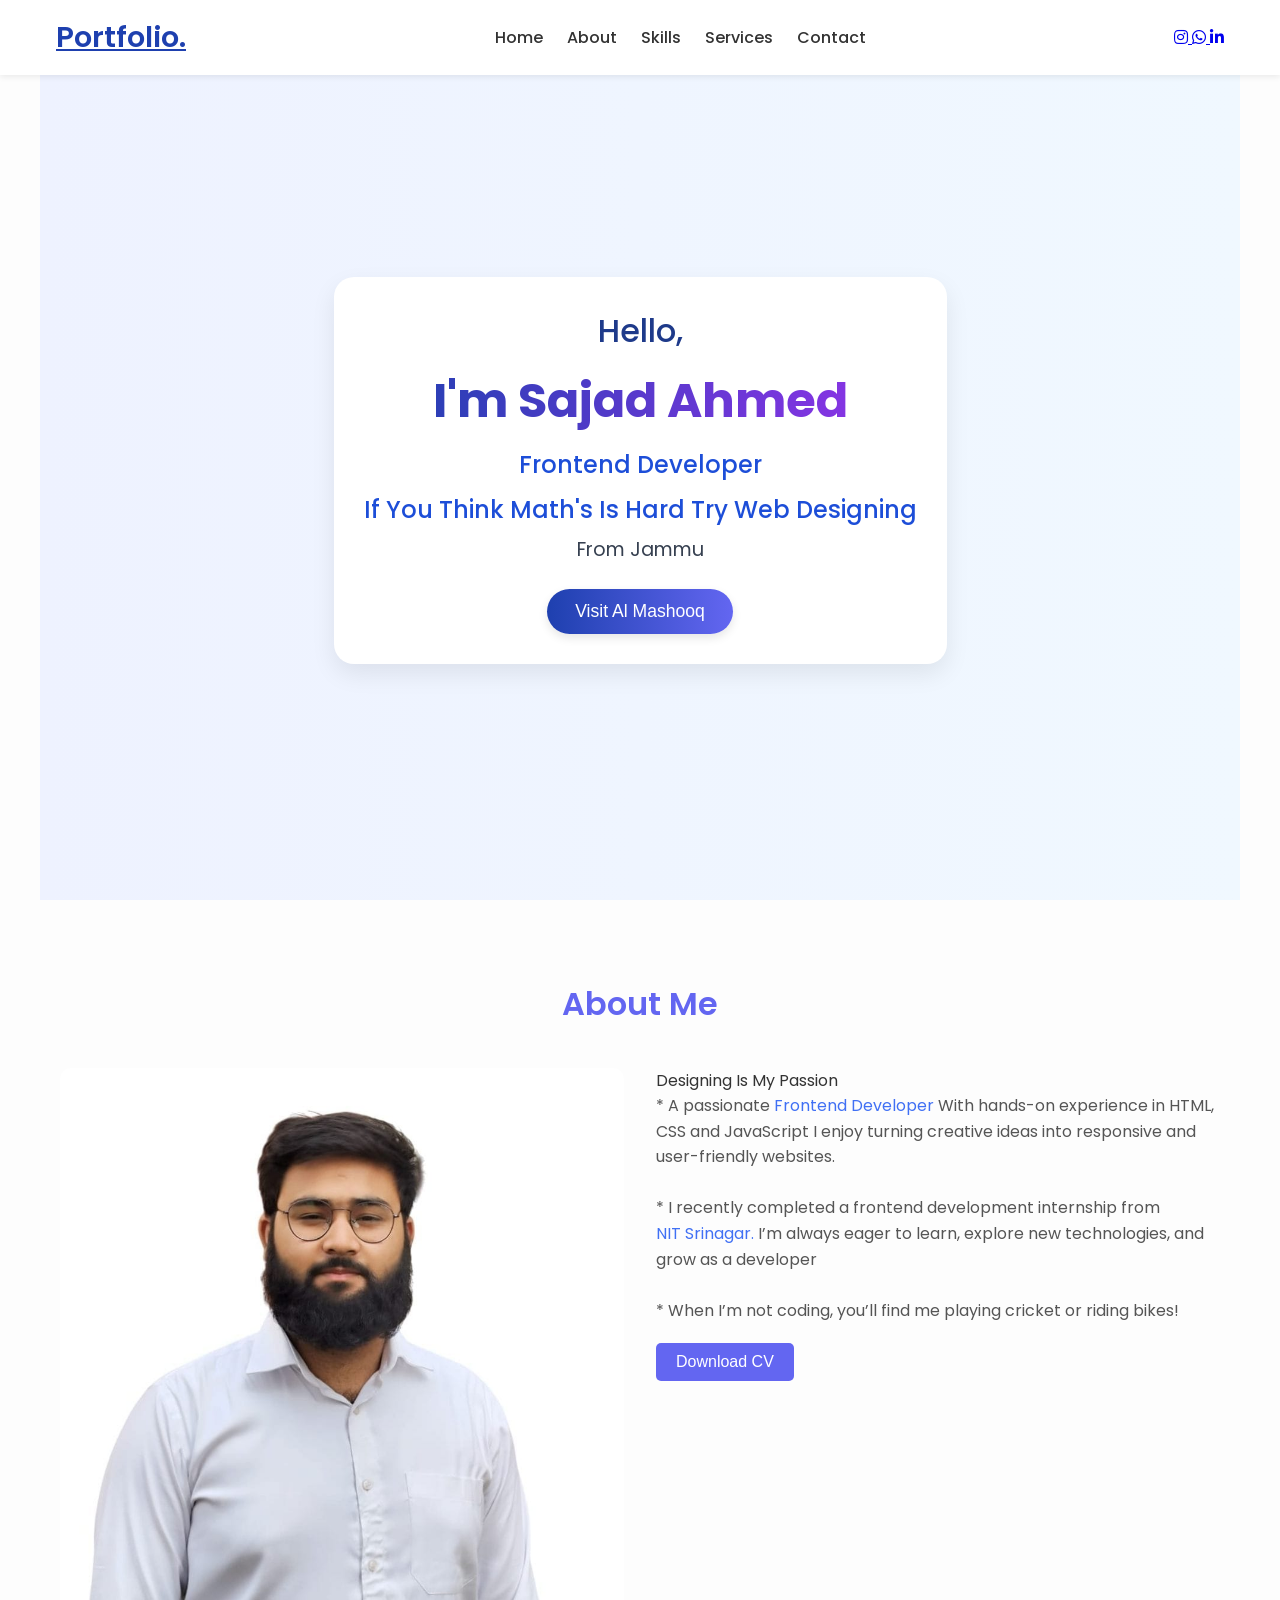
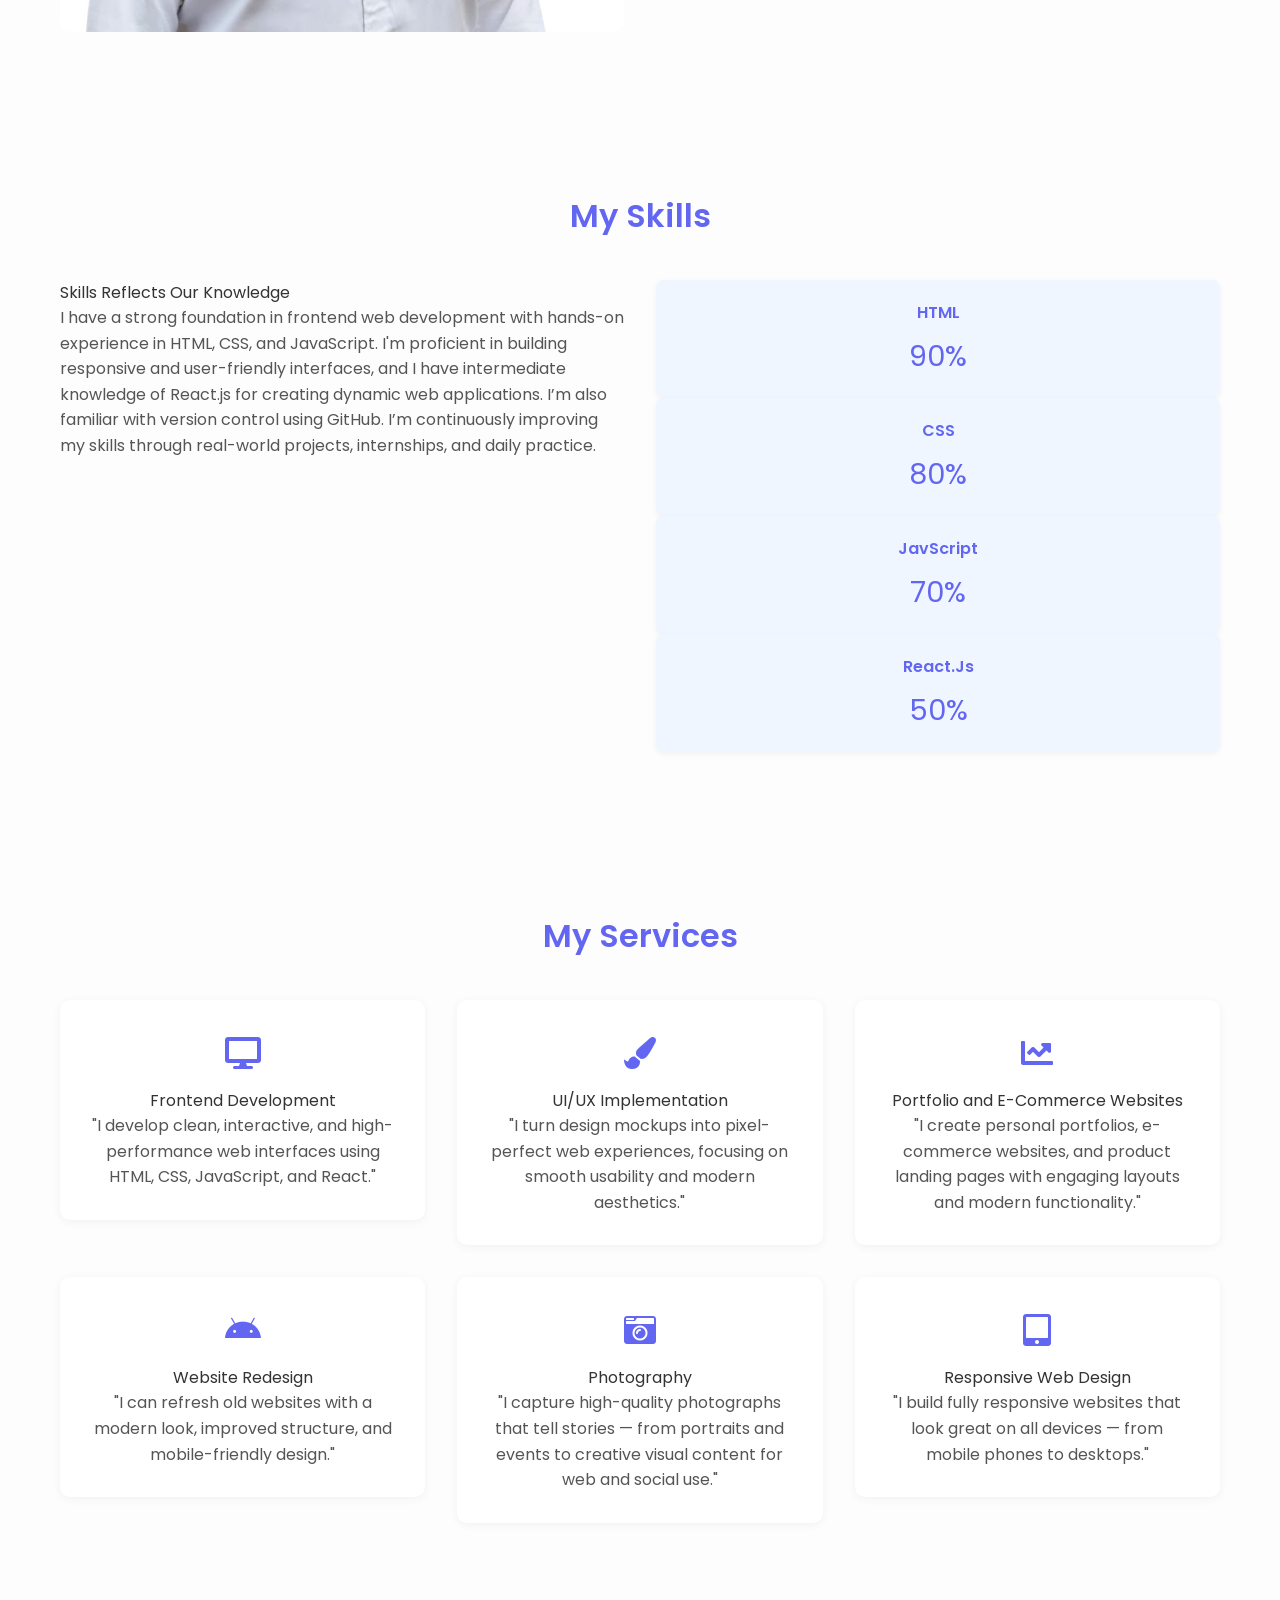
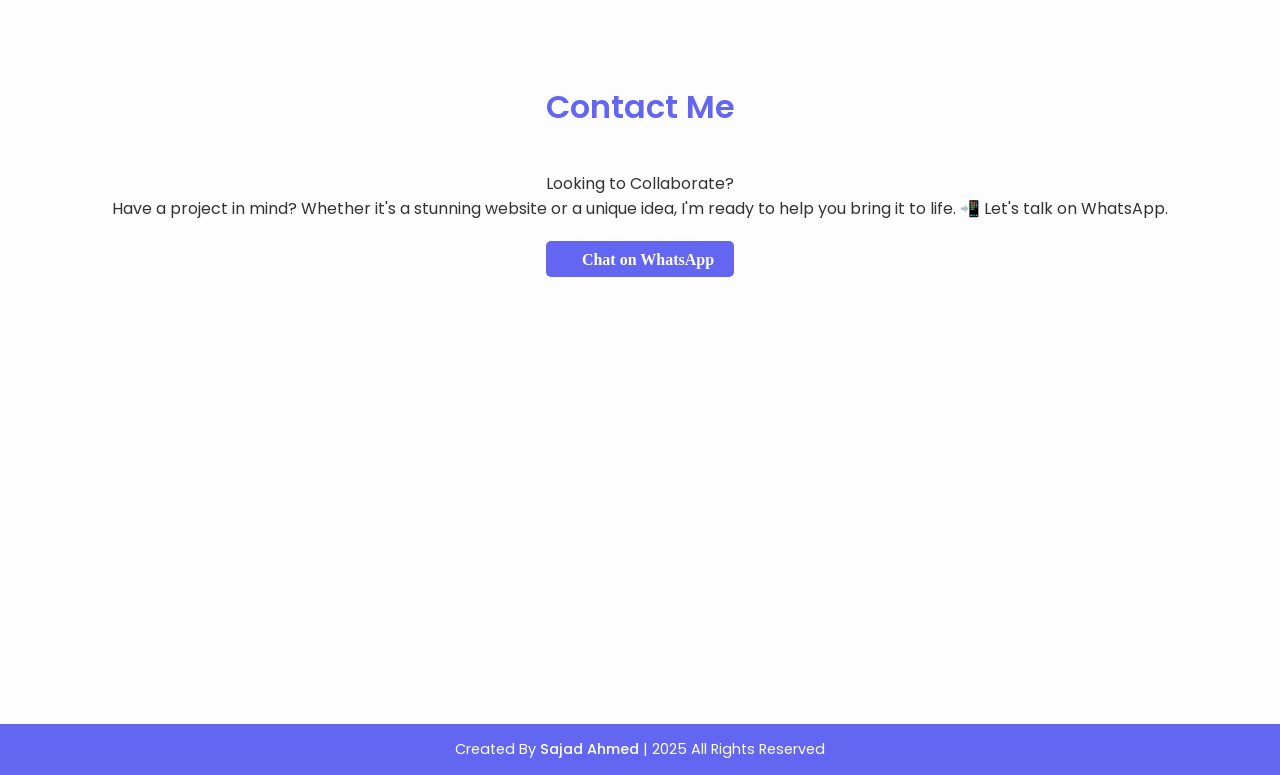
<file: index.html>
<!DOCTYPE html>
<!-- Website - www.codingnepalweb.com -->
<html lang="en" dir="ltr">
    <meta name="viewport" content="width=device-width, initial-scale=1.0" />
  <head>
    <meta charset="UTF-8" />
    <title>Portfolio</title>
    <link rel="stylesheet" href="ppf.css" />
    <script src="ppf.js" defer></script>


    <!-- Fontawesome CDN Link -->
    <link rel="stylesheet" href="https://cdnjs.cloudflare.com/ajax/libs/font-awesome/5.15.2/css/all.min.css" />
  
  </head>
  <body>
  
    <!-- Move to up button -->
    <div class="scroll-button">
      <a href="#home"><i class="fas fa-arrow-up"></i></a>
    </div>
    <!-- navgaition menu -->
     <nav>
    <div class="navbar">
  <div class="logo"><a href="#">Portfolio.</a></div>

  <ul class="menu">
    <li><a href="#home">Home</a></li>
    <li><a href="#about">About</a></li>
    <li><a href="#skills">Skills</a></li>
    <li><a href="#services">Services</a></li>
    <li><a href="#contact">Contact</a></li>
  </ul>

  <div class="cancel-btn">
    <i class="fas fa-times"></i>
  </div>

  


       <div class="media-icons">
        <!-- social icons -->
  <a href="https://www.instagram.com/sajad_says/" target="_blank">
    <i class="fab fa-instagram"></i>
  </a>
  <a href="https://wa.me/919149459286" target="_blank">
    <i class="fab fa-whatsapp"></i>
  </a>
  <a href="linkedin.com/in/sajad-ahmed-783ab4277" target="_blank">
    <i class="fab fa-linkedin-in"></i>
  </a>
</div>

      </div>
      <div class="menu-btn">
        <i class="fas fa-bars"></i>
      </div>
    </nav>
    <!-- Home Section Start -->
     
    <section class="home" id="home">
      <div class="home-content">
        <div class="text">
          <div class="text-one">Hello,</div>
          <div class="text-two">I'm Sajad Ahmed</div>
          <div class="text-three">Frontend Developer</div>
          <div class="text-three">If You Think Math's Is Hard Try Web Designing</div>
          <div class="text-four">From Jammu</div>
        </div>
       <div class="button">
 


  <a href="https://almashooq.vercel.app" target="_blank">
    <button class="visit-mashooq">Visit Al Mashooq</button>
  </a>
</div>



      </div>
    </section>
    <!-- About Section Start -->
     

    <section class="about" id="about">
      <div class="content">
        <div class="title"><span>About Me</span></div>
        <div class="about-details">
          <div class="left">
            <img src= "img.jpg"  alt="Sajad Ahmed" />
          </div>
          <div class="right">
            <div class="topic">Designing Is My Passion</div>
            <p>
               * A passionate<span style="color: #4070f4;"> Frontend Developer</span>  With hands-on experience in HTML, CSS and JavaScript 
                I enjoy turning creative ideas into responsive and user-friendly websites. <br>
                <br>
              * I recently completed a frontend development internship from  <br><span style="color: #4070f4;">NIT Srinagar.</span>
                I’m always eager to learn, explore new technologies, and grow as a developer<br>
                <br>
               * When I’m not coding, you’ll find me playing cricket or riding bikes!
            </p>
           <div class="button">
  <a href="./Sajad_Ahmed_CV.pdf" download>
    <button>Download CV</button>
  </a>
</div>

          </div>
        </div>
      </div>
    </section>
    <!-- My Skill Section Start -->
    <!-- Section Tag and Other Div will same where we need to put same CSS -->

    

    <section class="skills" id="skills">
      <div class="content">
        <div class="title"><span>My Skills</span></div>
        <div class="skills-details">
          <div class="text">
            <div class="topic">Skills Reflects Our Knowledge</div>
            <p>I have a strong foundation in frontend web development with hands-on experience in HTML, CSS, and JavaScript.
             I'm proficient in building responsive and user-friendly interfaces, and
             I have intermediate knowledge of React.js for creating dynamic web applications. 
             I’m also familiar with version control using GitHub. 
             I’m continuously improving my skills through real-world projects, internships, and daily practice.</p>
            
          </div>
          <div class="boxes">
            <div class="box">
              <div class="topic">HTML</div>
              <div class="per">90%</div>
            </div>
            <div class="box">
              <div class="topic">CSS</div>
              <div class="per">80%</div>
            </div>
            <div class="box">
              <div class="topic">JavScript</div>
              <div class="per">70%</div>
            </div>
            <div class="box">
              <div class="topic">React.Js</div>
              <div class="per">50%</div>
            </div>
          </div>
        </div>
      </div>
    </section>
    <!-- My Services Section Start -->

    

    <section class="services" id="services">
      <div class="content">
        <div class="title"><span>My Services</span></div>
        <div class="boxes">
          <div class="box">
            <div class="icon">
              <i class="fas fa-desktop"></i>
            </div>
            <div class="topic">Frontend Development</div>
            <p>"I develop clean, interactive, and high-performance web interfaces using HTML, CSS, JavaScript, and React."</p>
          </div>
          <div class="box">
            <div class="icon">
              <i class="fas fa-paint-brush"></i>
            </div>
            <div class="topic"> UI/UX Implementation</div>
            <p>"I turn design mockups into pixel-perfect web experiences, focusing on smooth usability and modern aesthetics."</p>
          </div>
          <div class="box">
            <div class="icon">
              <i class="fas fa-chart-line"></i>
            </div>
            <div class="topic">Portfolio and E-Commerce Websites</div>
            <p>"I create personal portfolios, e-commerce websites, and product landing pages with engaging layouts and modern functionality."</p>
          </div>
          <div class="box">
            <div class="icon">
              <i class="fab fa-android"></i>
            </div>
            <div class="topic"> Website Redesign</div>
            <p>"I can refresh old websites with a modern look, improved structure, and mobile-friendly design."</p>
          </div>
          <div class="box">
            <div class="icon">
              <i class="fas fa-camera-retro"></i>
            </div>
            <div class="topic">Photography</div>
            <p>"I capture high-quality photographs that tell stories — from portraits and events to creative visual content for web and social use."

</p>
          </div>
          <div class="box">
            <div class="icon">
              <i class="fas fa-tablet-alt"></i>
            </div>
            <div class="topic"> Responsive Web Design</div>
            <p>"I build fully responsive websites that look great on all devices — from mobile phones to desktops."</p>
          </div>
        </div>
      </div>
    </section>
    <!-- Contact Me section Start -->

   

    <section class="contact" id="contact">
        <div class="content">
          <div class="title"><span>Contact Me</span></div>
          <div class="text">
            <div class="topic">Looking to Collaborate?</div>

            <p>Have a project in mind? Whether it's a stunning website or a unique idea, I'm ready to help you bring it to life.
📲 Let's talk on WhatsApp.</p>
            <div class="button">
              <a href="https://wa.me/919149459286" target="_blank" class="whatsapp-btn">
        <button class="fa fa-whatsapp">Chat on WhatsApp</button> 
      </a>
            </div>
            <!-- Google Map Embed -->

           

            <div class="map" style="margin: 20px 0;">
              <iframe 
                src="https://www.google.com/maps/embed?pb=!1m18!1m12!1m3!1d3425.132623774478!2d74.83741737464847!3d32.726601888827075!2m3!1f0!2f0!3f0!3m2!1i1024!2i768!4f13.1!3m3!1m2!1s0x391e84250e16eced%3A0x9ef3c3f9e084ae3f!2sModel%20Institute%20of%20Engineering%20and%20Technology%2C%20Jammu!5e0!3m2!1sen!2sin!4v1682404123456!5m2!1sen!2sin" 
                width="100%" 
                height="300" 
                style="border:0;" 
                allowfullscreen="" 
                loading="lazy" 
                referrerpolicy="no-referrer-when-downgrade">
              </iframe>
            </div>
      
            
          </div>
        </div>
      </section>
      <!-- Footer Section Start -->
      <footer>
        <div class="text">
          <span>Created By <a href="#">Sajad Ahmed</a> |  2025 All Rights Reserved</span>
        </div>
      </footer>
      <script src="ppf.js"></script>
      </body>
      </html>
</file>
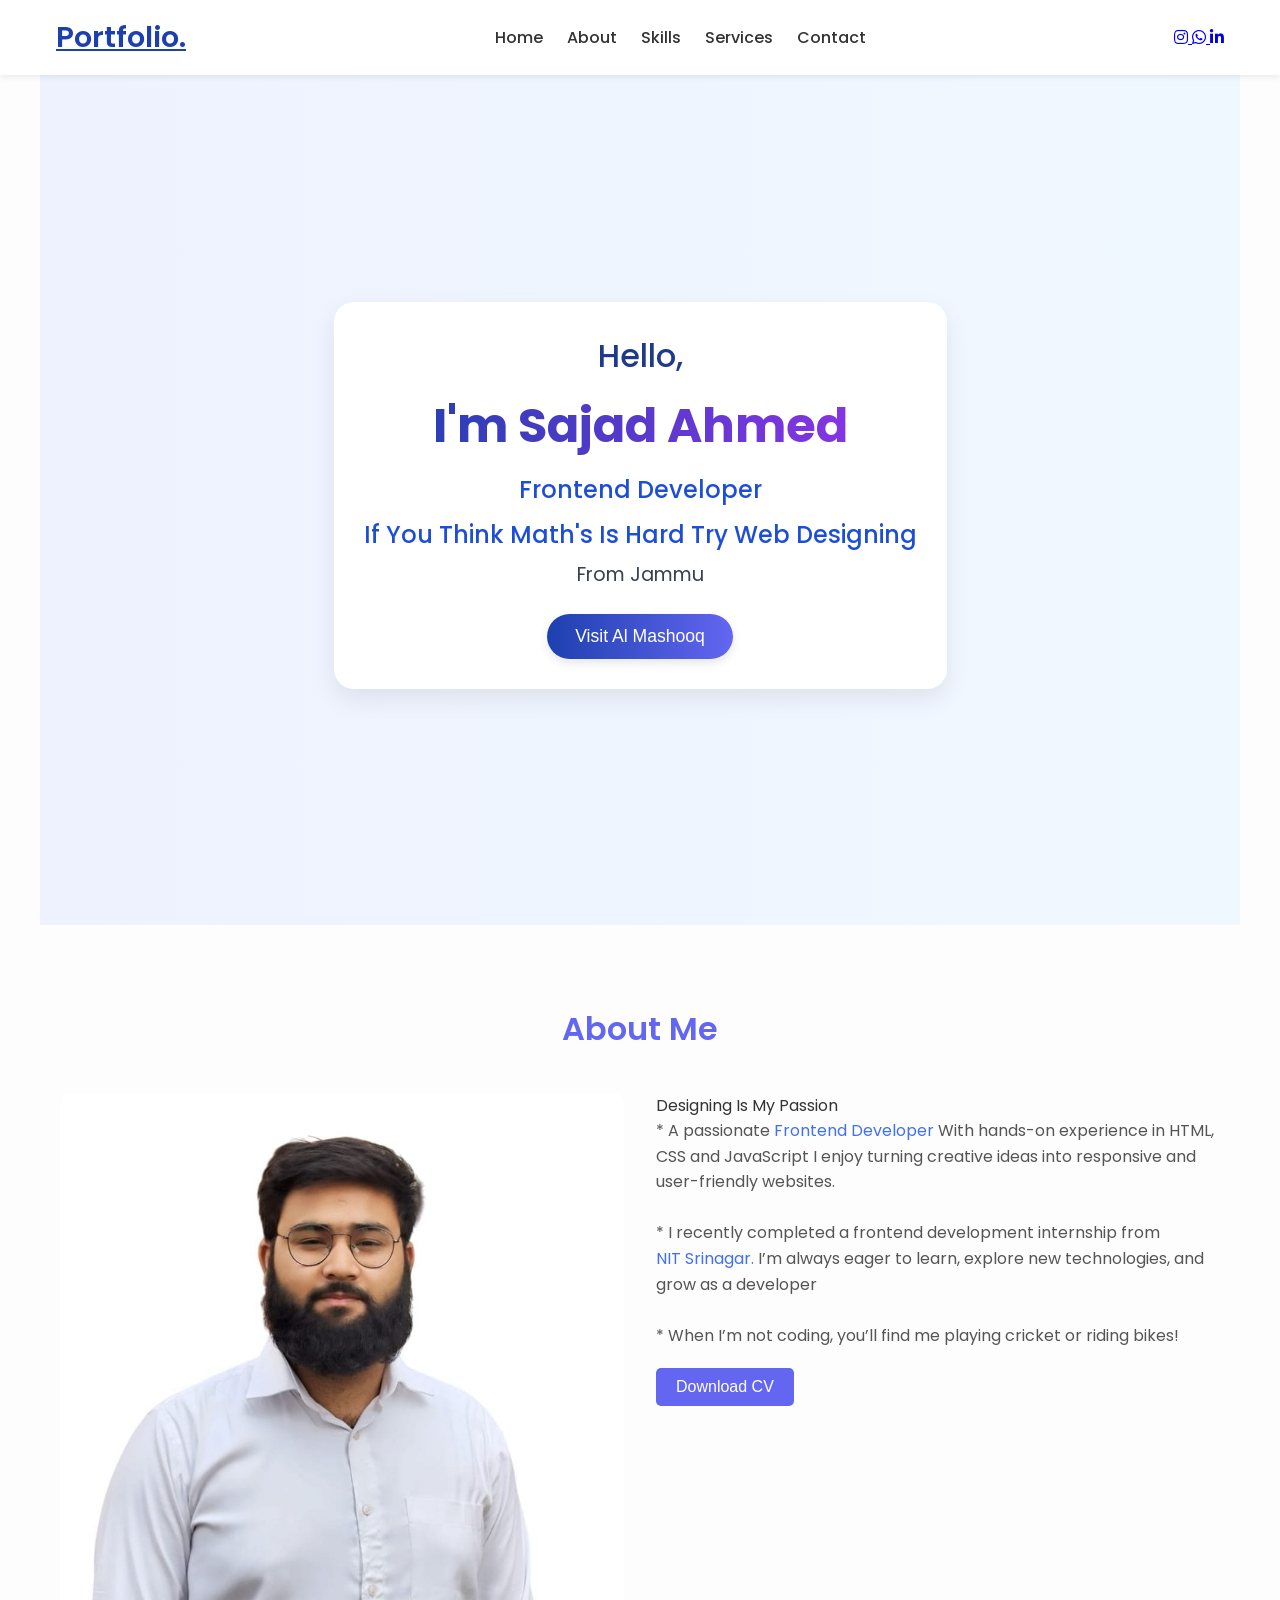
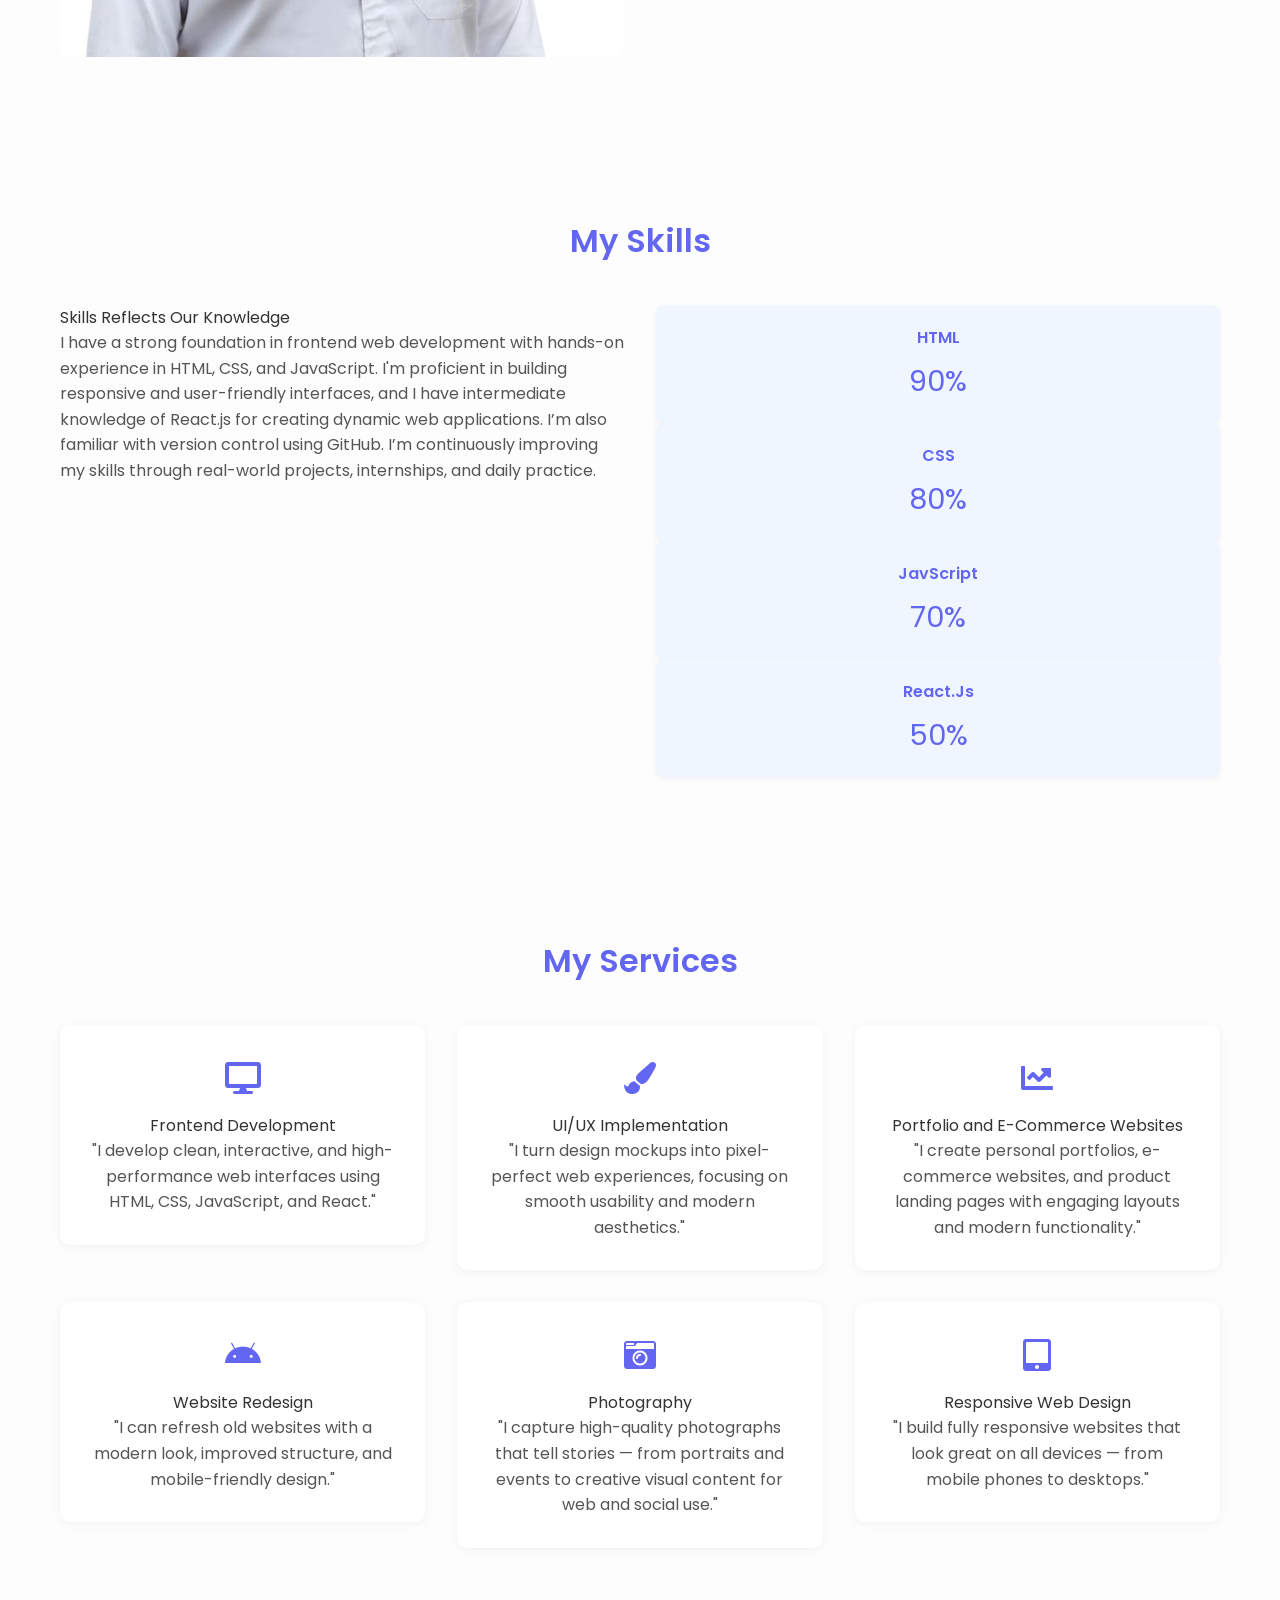
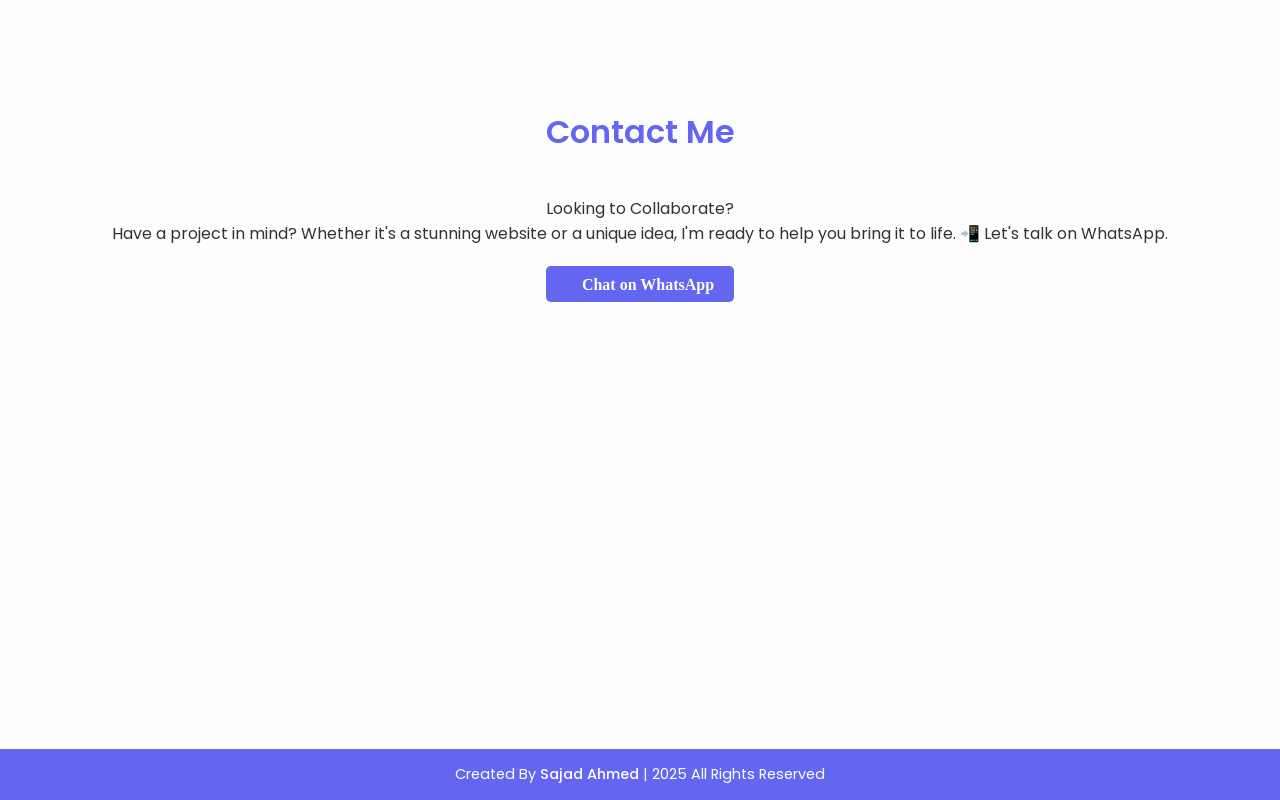
<file: ppf.html>
<!DOCTYPE html>
<!-- Website - www.codingnepalweb.com -->
<html lang="en" dir="ltr">
  <head>
    <meta charset="UTF-8" />
    <title>Portfolio</title>
    <link rel="stylesheet" href="ppf.css" />
    <script src="ppf.js"></script>
"
    <!-- Fontawesome CDN Link -->
    <link rel="stylesheet" href="https://cdnjs.cloudflare.com/ajax/libs/font-awesome/5.15.2/css/all.min.css" />
    <meta name="viewport" content="width=device-width, initial-scale=1.0" />
  </head>
  <body>
  
    <!-- Move to up button -->
    <div class="scroll-button">
      <a href="#home"><i class="fas fa-arrow-up"></i></a>
    </div>
    <!-- navgaition menu -->
    <nav>
      <div class="navbar">
        <div class="logo"><a href="#">Portfolio.</a></div>
        <ul class="menu">
          <li><a href="#home">Home</a></li>
          <li><a href="#about">About</a></li>
          <li><a href="#skills">Skills</a></li>
          <li><a href="#services">Services</a></li>
          <li><a href="#contact">Contact</a></li>
          <div class="cancel-btn">
            <i class="fas fa-times"></i>
          </div>
        </ul>
       <div class="media-icons">
  <a href="https://www.instagram.com/sajad_says/" target="_blank">
    <i class="fab fa-instagram"></i>
  </a>
  <a href="https://wa.me/919149459286" target="_blank">
    <i class="fab fa-whatsapp"></i>
  </a>
  <a href="linkedin.com/in/sajad-ahmed-783ab4277" target="_blank">
    <i class="fab fa-linkedin-in"></i>
  </a>
</div>

      </div>
      <div class="menu-btn">
        <i class="fas fa-bars"></i>
      </div>
    </nav>
    <!-- Home Section Start -->
     
    <section class="home" id="home">
      <div class="home-content">
        <div class="text">
          <div class="text-one">Hello,</div>
          <div class="text-two">I'm Sajad Ahmed</div>
          <div class="text-three">Frontend Developer</div>
          <div class="text-three">If You Think Math's Is Hard Try Web Designing</div>
          <div class="text-four">From Jammu</div>
        </div>
       <div class="button">
 


  <a href="https://almashooq.vercel.app" target="_blank">
    <button class="visit-mashooq">Visit Al Mashooq</button>
  </a>
</div>



      </div>
    </section>
    <!-- About Section Start -->
     

    <section class="about" id="about">
      <div class="content">
        <div class="title"><span>About Me</span></div>
        <div class="about-details">
          <div class="left">
            <img src="./imagessajad.jpg" alt="Sajad Ahmed" />
          </div>
          <div class="right">
            <div class="topic">Designing Is My Passion</div>
            <p>
               * A passionate<span style="color: #4070f4;"> Frontend Developer</span>  With hands-on experience in HTML, CSS and JavaScript 
                I enjoy turning creative ideas into responsive and user-friendly websites. <br>
                <br>
              * I recently completed a frontend development internship from  <br><span style="color: #4070f4;">NIT Srinagar.</span>
                I’m always eager to learn, explore new technologies, and grow as a developer<br>
                <br>
               * When I’m not coding, you’ll find me playing cricket or riding bikes!
            </p>
           <div class="button">
  <a href="./Sajad_Ahmed_CV.pdf" download>
    <button>Download CV</button>
  </a>
</div>

          </div>
        </div>
      </div>
    </section>
    <!-- My Skill Section Start -->
    <!-- Section Tag and Other Div will same where we need to put same CSS -->

    

    <section class="skills" id="skills">
      <div class="content">
        <div class="title"><span>My Skills</span></div>
        <div class="skills-details">
          <div class="text">
            <div class="topic">Skills Reflects Our Knowledge</div>
            <p>I have a strong foundation in frontend web development with hands-on experience in HTML, CSS, and JavaScript.
             I'm proficient in building responsive and user-friendly interfaces, and
             I have intermediate knowledge of React.js for creating dynamic web applications. 
             I’m also familiar with version control using GitHub. 
             I’m continuously improving my skills through real-world projects, internships, and daily practice.</p>
            
          </div>
          <div class="boxes">
            <div class="box">
              <div class="topic">HTML</div>
              <div class="per">90%</div>
            </div>
            <div class="box">
              <div class="topic">CSS</div>
              <div class="per">80%</div>
            </div>
            <div class="box">
              <div class="topic">JavScript</div>
              <div class="per">70%</div>
            </div>
            <div class="box">
              <div class="topic">React.Js</div>
              <div class="per">50%</div>
            </div>
          </div>
        </div>
      </div>
    </section>
    <!-- My Services Section Start -->

    

    <section class="services" id="services">
      <div class="content">
        <div class="title"><span>My Services</span></div>
        <div class="boxes">
          <div class="box">
            <div class="icon">
              <i class="fas fa-desktop"></i>
            </div>
            <div class="topic">Frontend Development</div>
            <p>"I develop clean, interactive, and high-performance web interfaces using HTML, CSS, JavaScript, and React."</p>
          </div>
          <div class="box">
            <div class="icon">
              <i class="fas fa-paint-brush"></i>
            </div>
            <div class="topic"> UI/UX Implementation</div>
            <p>"I turn design mockups into pixel-perfect web experiences, focusing on smooth usability and modern aesthetics."</p>
          </div>
          <div class="box">
            <div class="icon">
              <i class="fas fa-chart-line"></i>
            </div>
            <div class="topic">Portfolio and E-Commerce Websites</div>
            <p>"I create personal portfolios, e-commerce websites, and product landing pages with engaging layouts and modern functionality."</p>
          </div>
          <div class="box">
            <div class="icon">
              <i class="fab fa-android"></i>
            </div>
            <div class="topic"> Website Redesign</div>
            <p>"I can refresh old websites with a modern look, improved structure, and mobile-friendly design."</p>
          </div>
          <div class="box">
            <div class="icon">
              <i class="fas fa-camera-retro"></i>
            </div>
            <div class="topic">Photography</div>
            <p>"I capture high-quality photographs that tell stories — from portraits and events to creative visual content for web and social use."

</p>
          </div>
          <div class="box">
            <div class="icon">
              <i class="fas fa-tablet-alt"></i>
            </div>
            <div class="topic"> Responsive Web Design</div>
            <p>"I build fully responsive websites that look great on all devices — from mobile phones to desktops."</p>
          </div>
        </div>
      </div>
    </section>
    <!-- Contact Me section Start -->

   

    <section class="contact" id="contact">
        <div class="content">
          <div class="title"><span>Contact Me</span></div>
          <div class="text">
            <div class="topic">Looking to Collaborate?</div>

            <p>Have a project in mind? Whether it's a stunning website or a unique idea, I'm ready to help you bring it to life.
📲 Let's talk on WhatsApp.</p>
            <div class="button">
              <a href="https://wa.me/919149459286" target="_blank" class="whatsapp-btn">
        <button class="fa fa-whatsapp">Chat on WhatsApp</button> 
      </a>
            </div>
            <!-- Google Map Embed -->

           

            <div class="map" style="margin: 20px 0;">
              <iframe 
                src="https://www.google.com/maps/embed?pb=!1m18!1m12!1m3!1d3425.132623774478!2d74.83741737464847!3d32.726601888827075!2m3!1f0!2f0!3f0!3m2!1i1024!2i768!4f13.1!3m3!1m2!1s0x391e84250e16eced%3A0x9ef3c3f9e084ae3f!2sModel%20Institute%20of%20Engineering%20and%20Technology%2C%20Jammu!5e0!3m2!1sen!2sin!4v1682404123456!5m2!1sen!2sin" 
                width="100%" 
                height="300" 
                style="border:0;" 
                allowfullscreen="" 
                loading="lazy" 
                referrerpolicy="no-referrer-when-downgrade">
              </iframe>
            </div>
      
            
          </div>
        </div>
      </section>
      <!-- Footer Section Start -->
      <footer>
        <div class="text">
          <span>Created By <a href="#">Sajad Ahmed</a> |  2025 All Rights Reserved</span>
        </div>
      </footer>
      <script src="ppf.js"></script>
      </body>
      </html>
</file>
<file: ppf.css>
/* Google Font CDN Link */
@import url('https://fonts.googleapis.com/css2?family=Poppins:wght@300;400;500;600;700&display=swap');

* {
  margin: 0;
  padding: 0;
  box-sizing: border-box;
  scroll-behavior: smooth;
}

body {
  font-family: 'Poppins', sans-serif;
  max-width: 100vw;
  overflow-x: hidden;
  background-color: #fdfdfd;
  color: #333;
}

img {
  max-width: 100%;
  display: block;
  height: auto;
}

nav {
  position: fixed;
  top: 0;
  width: 100%;
  background-color: #ffffff;
  box-shadow: 0 2px 6px rgba(0, 0, 0, 0.08);
  z-index: 999;
}

.navbar {
  max-width: 1200px;
  margin: auto;
  padding: 1rem;
  display: flex;
  justify-content: space-between;
  align-items: center;
  flex-wrap: wrap;
}

.logo a {
  font-size: 1.8rem;
  font-weight: 600;
  color: #1e40af;
}

.menu {
  display: flex;
  list-style: none;
  gap: 1.5rem;
}

.menu li a {
  text-decoration: none;
  color: #333;
  font-weight: 500;
  transition: 0.3s;
}

.menu li a:hover {
  color: #1e40af;
}

.menu-btn,
.cancel-btn {
  display: none;
}
.home {
  min-height: 100vh;
  background: linear-gradient(to right, #eef2ff, #f0f8ff);
  display: flex;
  align-items: center;
  justify-content: center;
  padding: 100px 20px 60px;
  position: relative;
  text-align: center;
}

.home-content {
  max-width: 800px;
  padding: 30px;
  background: white;
  border-radius: 20px;
  box-shadow: 0 10px 25px rgba(0, 0, 0, 0.08);
}

.home-content .text-one {
  font-size: 2rem;
  color: #1e3a8a;
  font-weight: 500;
}

.home-content .text-two {
  font-size: 3rem;
  font-weight: 700;
  background: linear-gradient(90deg, #1e40af, #9333ea);
  -webkit-background-clip: text;
  -webkit-text-fill-color: transparent;
  margin-top: 10px;
}

.home-content .text-three {
  font-size: 1.5rem;
  font-weight: 500;
  color: #1d4ed8;
  margin-top: 10px;
}

.home-content .text-four {
  font-size: 1.2rem;
  color: #374151;
  margin-top: 8px;
}

.home .button {
  margin-top: 25px;
}

.home .button button {
  padding: 12px 28px;
  font-size: 1.1rem;
  font-weight: 500;
  border: none;
  background: linear-gradient(to right, #1e40af, #6366f1);
  color: white;
  border-radius: 50px;
  box-shadow: 0 4px 10px rgba(0, 0, 0, 0.1);
  cursor: pointer;
  transition: 0.3s;
}

.home .button button:hover {
  transform: translateY(-2px);
  background: linear-gradient(to right, #4f46e5, #9333ea);
}

.scroll-button a {
  position: fixed;
  bottom: 20px;
  right: 20px;
  background-color:  #6366f1;
  color: white;
  padding: 10px 12px;
  border-radius: 50%;
  display: none;
  font-size: 18px;
}

section {
  padding: 80px 20px;
  max-width: 1200px;
  margin: auto;
}

.title {
  text-align: center;
  margin-bottom: 40px;
  font-size: 2rem;
  font-weight: 600;
  color: #6366f1;
}

.about-details,
.skills-details,
.services .boxes {
  display: flex;
  flex-wrap: wrap;
  gap: 2rem;
  justify-content: center;
  align-items: flex-start;
}

.about .left,
.about .right,
.skills-details .text,
.skills-details .boxes,
.services .box {
  flex: 1 1 300px;
}

.about .left img {
  max-width: 100%;
  border-radius: 10px;
}

.about .right p,
.skills-details p,
.services .box p {
  line-height: 1.6;
  color: #555;
}

.button {
  margin-top: 20px;
}

.button button {
  padding: 10px 20px;
  font-size: 1rem;
  border: none;
  background-color: #6366f1;
  color: white;
  border-radius: 5px;
  cursor: pointer;
  transition: 0.3s;
}

.button button:hover {
  background-color: #6366f1;
}

.skills-details .box {
  background: #eff6ff;
  padding: 20px;
  border-radius: 8px;
  text-align: center;
  box-shadow: 0 2px 6px rgba(0, 0, 0, 0.05);
}

.skills-details .box .topic {
  font-weight: 600;
  color:  #6366f1;
  margin-bottom: 10px;
}

.skills-details .box .per {
  font-size: 1.8rem;
  color: #6366f1;
}

.services .box {
  padding: 30px;
  background: #fff;
  text-align: center;
  border-radius: 10px;
  box-shadow: 0 2px 10px rgba(0, 0, 0, 0.05);
  transition: 0.3s ease;
}

.services .box:hover {
  background: #6366f1;
  color: white;
}

.services .box .icon {
  font-size: 2rem;
  margin-bottom: 10px;
  color: #6366f1;
}

.services .box:hover .icon {
  color: white;
}

.contact .text {
  text-align: center;
  color: #333;
}

.contact iframe {
  width: 100%;
  border: none;
  border-radius: 8px;
  margin-top: 20px;
}

footer {
  background:  #6366f1;
  color: white;
  text-align: center;
  padding: 15px 0;
  font-size: 0.9rem;
}

footer a {
  color: white;
  font-weight: 500;
  text-decoration: none;
}

footer a:hover {
  text-decoration: underline;
}

/* Responsive Media Queries */
@media screen and (max-width: 768px) {
  .menu {
    position: absolute;
    top: 100%;
    left: 0;
    right: 0;
    background: #fff;
    flex-direction: column;
    align-items: center;
    display: none;
    box-shadow: 0 2px 6px rgba(0, 0, 0, 0.05);
  }
  .menu.active {
    display: flex;
  }
  .menu-btn,
  .cancel-btn {
    display: block;
    font-size: 24px;
    color: #6366f1;
  }
}
</file>
